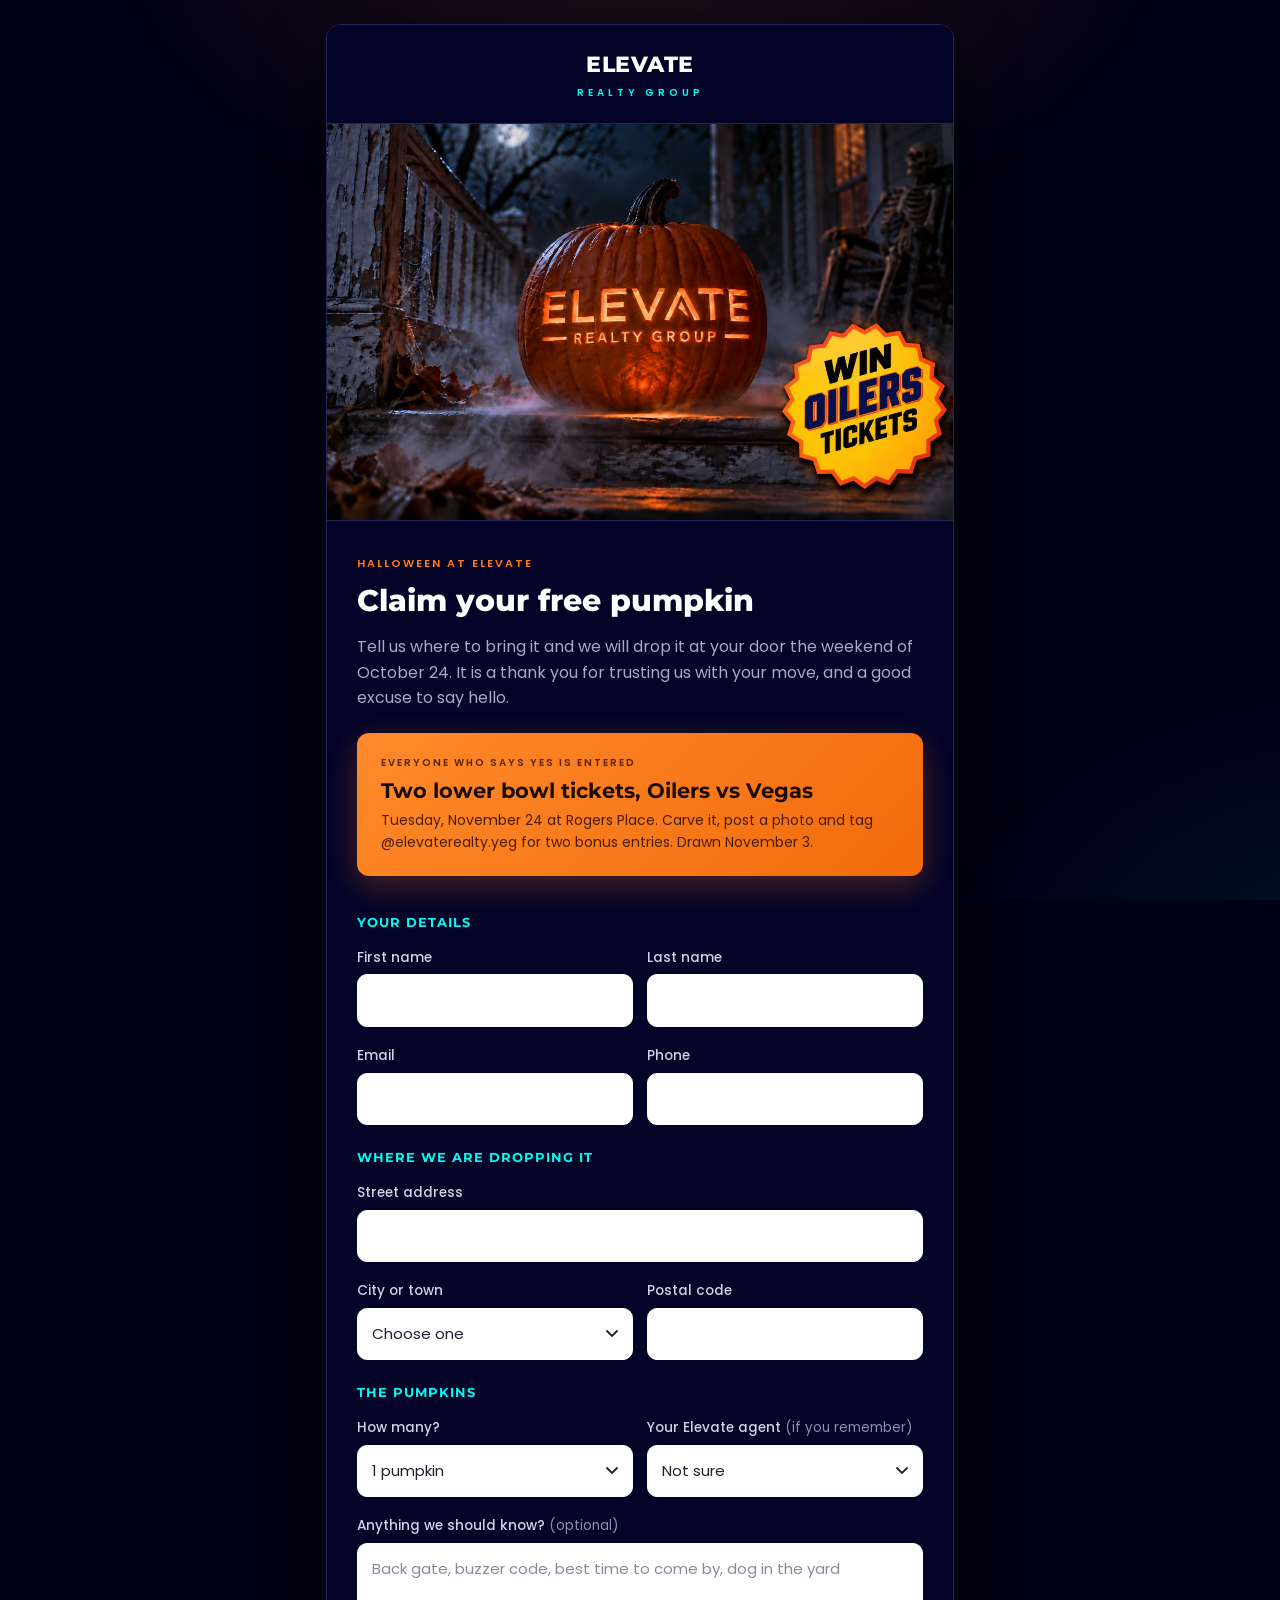
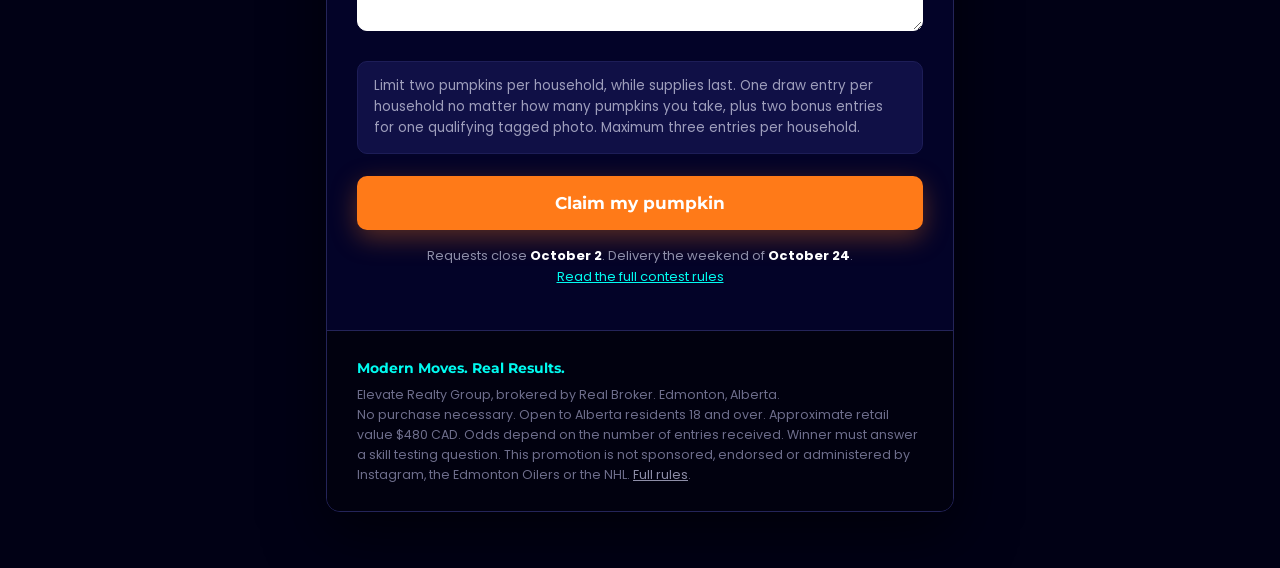
<file: index.html>
<!DOCTYPE html>
<html lang="en">
<head>
<meta charset="utf-8">
<meta name="viewport" content="width=device-width, initial-scale=1, viewport-fit=cover">
<meta name="color-scheme" content="dark">
<meta name="theme-color" content="#010115">
<title>Claim your pumpkin | Elevate Realty Group</title>
<meta name="description" content="A free carving pumpkin delivered to your door, plus a chance to win two lower bowl Oilers tickets.">
<link rel="preconnect" href="https://fonts.googleapis.com">
<link rel="preconnect" href="https://fonts.gstatic.com" crossorigin>
<link href="https://fonts.googleapis.com/css2?family=Montserrat:wght@600;700;800&family=Poppins:wght@400;500;600&display=swap" rel="stylesheet">
<style>
  /* ============================================================
     CONFIG: paste your Apps Script Web App URL below, then save.
     ============================================================ */
  :root{
    --navy:#030328; --navy-2:#0A0A38; --panel:#101046; --aqua:#00FBF0; --pump:#FF7A18;
    --ink:#E6E6F0; --mute:#8E8EA8; --line:#242459; --card:#0C0C3C; --bg:#010115;
    --radius:14px;
    box-sizing:border-box;
    padding-top:env(safe-area-inset-top,0px);
    padding-bottom:env(safe-area-inset-bottom,0px);
  }
  *,*::before,*::after{box-sizing:inherit}
  html{scroll-padding-top:env(safe-area-inset-top,0px)}
  body{
    margin:0; background:var(--bg); color:var(--ink);
    font-family:'Poppins','Helvetica Neue',Arial,sans-serif;
    font-size:16px; line-height:1.62; -webkit-font-smoothing:antialiased;
  }
  img{max-width:100%; display:block}
  h1,h2,h3{font-family:'Montserrat','Helvetica Neue',Arial,sans-serif; margin:0; color:var(--navy)}

  .shell{max-width:660px; margin:0 auto; padding:24px 16px 56px}
  .card{background:#fff; border-radius:var(--radius); overflow:hidden; box-shadow:0 2px 20px rgba(3,3,40,.07)}

  .topbar{background:var(--navy); padding:22px 28px; text-align:center}
  .wordmark{font-family:'Montserrat',Arial,sans-serif; font-weight:800; font-size:22px; letter-spacing:.5px; color:#fff}
  .wordmark small{display:block; font-family:'Poppins',Arial,sans-serif; font-weight:600; font-size:10px; letter-spacing:4px; color:var(--aqua); margin-top:2px}

  .hero{width:100%; height:auto}

  .body{padding:34px 30px 8px}
  .kicker{font-size:11px; font-weight:600; letter-spacing:2px; text-transform:uppercase; color:var(--pump); margin:0 0 10px}
  h1{font-size:30px; line-height:1.22; font-weight:800; margin-bottom:14px}
  .lede{color:#4A4A5C; margin:0 0 22px}

  .prize{background:var(--navy); border-radius:12px; padding:22px 24px; margin:0 0 28px}
  .prize .lbl{font-size:10px; font-weight:600; letter-spacing:2px; text-transform:uppercase; color:var(--aqua); margin:0 0 6px}
  .prize .big{font-family:'Montserrat',Arial,sans-serif; font-size:21px; font-weight:700; color:#fff; line-height:1.3; margin:0 0 6px}
  .prize p{margin:0; font-size:14px; color:#A9A9BE; line-height:1.55}

  form{padding:0 30px 8px}
  fieldset{border:0; margin:0 0 4px; padding:0}
  legend{font-family:'Montserrat',Arial,sans-serif; font-size:13px; font-weight:700; letter-spacing:1px; text-transform:uppercase; color:var(--navy); padding:0; margin:0 0 14px}
  .row{display:flex; gap:14px; flex-wrap:wrap}
  .row .field{flex:1 1 200px}
  .field{margin:0 0 18px}
  label{display:block; font-size:13.5px; font-weight:500; color:var(--navy); margin:0 0 6px}
  .opt{color:var(--mute); font-weight:400}
  input[type=text],input[type=email],input[type=tel],select,textarea{
    width:100%; padding:13px 14px; font:inherit; font-size:15px; color:var(--ink);
    background:#fff; border:1.5px solid var(--line); border-radius:10px; outline:none;
    transition:border-color .15s, box-shadow .15s;
  }
  textarea{min-height:88px; resize:vertical}
  select{
    appearance:none; -webkit-appearance:none; -moz-appearance:none;
    background-image:url("data:image/svg+xml;utf8,<svg xmlns='http://www.w3.org/2000/svg' width='12' height='8'><path d='M1 1l5 5 5-5' stroke='%231F1F2E' stroke-width='1.8' fill='none' stroke-linecap='round'/></svg>");
    background-repeat:no-repeat;
    background-position:right 14px center;
    background-size:12px 8px;
    padding-right:38px;
  }
  input:focus,select:focus,textarea:focus{border-color:var(--navy); box-shadow:0 0 0 3px rgba(3,3,40,.09)}
  input[aria-invalid=true],select[aria-invalid=true]{border-color:#C0392B}
  .err{display:none; color:#C0392B; font-size:12.5px; margin-top:5px}
  .err.show{display:block}

  .hp{position:absolute; left:-9999px; width:1px; height:1px; overflow:hidden}

  .note{background:var(--card); border-radius:10px; padding:14px 16px; font-size:13.5px; color:#4A4A5C; margin:0 0 22px; line-height:1.55}

  button{
    width:100%; padding:17px 22px; font-family:'Montserrat',Arial,sans-serif;
    font-size:17px; font-weight:700; color:#fff; background:var(--pump);
    border:0; border-radius:10px; cursor:pointer; transition:filter .15s, opacity .15s;
  }
  button:hover:not(:disabled){filter:brightness(1.07)}
  button:disabled{opacity:.6; cursor:default}

  .fine{text-align:center; font-size:13px; color:var(--mute); margin:16px 0 0; line-height:1.6}
  .fine a{color:var(--mute)}

  .foot{background:var(--navy); padding:26px 30px; margin-top:34px}
  .foot .tag{font-family:'Montserrat',Arial,sans-serif; font-size:14px; font-weight:700; color:var(--aqua); margin:0 0 6px}
  .foot p{margin:0; font-size:12.5px; color:#8E8EA4; line-height:1.6}
  .foot a{color:#8E8EA4}

  /* success state */
  .done{display:none; padding:46px 30px 40px; text-align:center}
  .done.show{display:block}
  .tick{width:66px; height:66px; border-radius:50%; background:var(--pump); margin:0 auto 22px; display:flex; align-items:center; justify-content:center}
  .tick svg{width:30px; height:30px}
  .done h2{font-size:25px; margin-bottom:12px}
  .done p{color:#4A4A5C; margin:0 auto 14px; max-width:420px}

  .fail{display:none; background:#FDECEA; border-radius:10px; padding:14px 16px; color:#922B21; font-size:14px; margin:0 0 18px}
  .fail.show{display:block}

  @media (max-width:520px){
    .body,form{padding-left:20px; padding-right:20px}
    h1{font-size:25px}
    .shell{padding:12px 10px 40px}
  }

  /* ===================== DARK THEME OVERRIDES ===================== */
  body{background:var(--bg); color:var(--ink)}
  body::before{
    content:""; position:fixed; inset:0; pointer-events:none; z-index:0;
    background:
      radial-gradient(900px 520px at 50% -8%, rgba(255,122,24,.13), transparent 62%),
      radial-gradient(700px 500px at 105% 108%, rgba(0,251,240,.07), transparent 60%);
  }
  .shell{position:relative; z-index:1}
  .card{background:var(--navy); box-shadow:0 20px 60px rgba(0,0,0,.6); border:1px solid var(--line)}
  h1,h2,h3{color:#fff}

  .topbar{border-bottom:1px solid var(--line)}
  .hero{border-bottom:1px solid var(--line)}
  .lede{color:#A9A9C4}

  /* ---- prize card: orange, for contrast against the dark page ---- */
  .prize{
    background:linear-gradient(135deg,#FF8A2B 0%,#F26B0C 100%);
    border:0; box-shadow:0 10px 34px rgba(255,122,24,.28);
  }
  .prize .lbl{color:#5C2500}
  .prize .big{color:#1A0A00}
  .prize p{color:#4A1D00}

  legend{color:var(--aqua)}
  label{color:#D2D2E4}
  .opt{color:var(--mute)}

  /* ---- form fields: white, so they read cleanly and the chevron behaves ---- */
  input[type=text],input[type=email],input[type=tel],select,textarea{
    background-color:#FFFFFF;
    border:1.5px solid #FFFFFF;
    color:#1F1F2E;
  }
  input::placeholder,textarea::placeholder{color:#8A8A9C}
  select option{background:#FFFFFF; color:#1F1F2E}
  input:focus,select:focus,textarea:focus{
    border-color:var(--aqua);
    box-shadow:0 0 0 3px rgba(0,251,240,.30);
  }
  input[aria-invalid=true],select[aria-invalid=true]{border-color:#E74C3C}
  .err{color:#FF8B7C}
  input:-webkit-autofill,textarea:-webkit-autofill,select:-webkit-autofill{
    -webkit-text-fill-color:#1F1F2E;
    -webkit-box-shadow:0 0 0 1000px #FFFFFF inset;
    caret-color:#1F1F2E;
  }

  .note{background:var(--panel); color:#9E9EBC; border:1px solid #1D1D57}

  button{box-shadow:0 8px 26px rgba(255,122,24,.34)}
  button:hover:not(:disabled){filter:brightness(1.1)}

  .fine{color:var(--mute)}
  .fine a{color:var(--aqua)}
  .fine strong{color:#fff}

  .foot{background:#01010F; border-top:1px solid var(--line)}
  .foot p{color:#6E6E8C}
  .foot a{color:#8E8EA8}

  .done p{color:#A9A9C4}
  .tick{box-shadow:0 0 42px rgba(255,122,24,.5)}
  .done strong{color:var(--aqua)}

  .fail{background:#2A0F12; color:#FFA99E; border:1px solid #5A2229}
</style>
</head>
<body>

<div class="shell">
  <div class="card">

    <div class="topbar">
      <!-- Swap this for your hosted logo: <img src="…/elevate-logo-white.png" alt="Elevate Realty Group" style="width:170px;margin:0 auto"> -->
      <div class="wordmark">ELEVATE<small>REALTY GROUP</small></div>
    </div>

    <!-- Hero: upload hero-pumpkin-drive.jpg to your host and point at it -->
    <img class="hero" src="hero-pumpkin-drive.jpg" alt="A pumpkin carved with the Elevate Realty Group logo glowing on a foggy porch">

    <!-- ============ FORM VIEW ============ -->
    <div id="view-form">
      <div class="body">
        <p class="kicker">Halloween at Elevate</p>
        <h1>Claim your free pumpkin</h1>
        <p class="lede">Tell us where to bring it and we will drop it at your door the weekend of October 24. It is a thank you for trusting us with your move, and a good excuse to say hello.</p>

        <div class="prize">
          <p class="lbl">Everyone who says yes is entered</p>
          <p class="big">Two lower bowl tickets, Oilers vs Vegas</p>
          <p>Tuesday, November 24 at Rogers Place. Carve it, post a photo and tag @elevaterealty.yeg for two bonus entries. Drawn November 3.</p>
        </div>
      </div>

      <form id="rsvp" novalidate>
        <div class="fail" id="fail">Something went wrong sending that. Please try again, or email us at info@elevaterealtygroup.ca.</div>

        <fieldset>
          <legend>Your details</legend>
          <div class="row">
            <div class="field">
              <label for="firstName">First name</label>
              <input type="text" id="firstName" name="firstName" autocomplete="given-name" required>
              <p class="err" id="e-firstName">Please enter your first name.</p>
            </div>
            <div class="field">
              <label for="lastName">Last name</label>
              <input type="text" id="lastName" name="lastName" autocomplete="family-name" required>
              <p class="err" id="e-lastName">Please enter your last name.</p>
            </div>
          </div>
          <div class="row">
            <div class="field">
              <label for="email">Email</label>
              <input type="email" id="email" name="email" autocomplete="email" required>
              <p class="err" id="e-email">Please enter a valid email address.</p>
            </div>
            <div class="field">
              <label for="phone">Phone</label>
              <input type="tel" id="phone" name="phone" autocomplete="tel" required>
              <p class="err" id="e-phone">Please enter a phone number.</p>
            </div>
          </div>
        </fieldset>

        <fieldset>
          <legend>Where we are dropping it</legend>
          <div class="field">
            <label for="address">Street address</label>
            <input type="text" id="address" name="address" autocomplete="street-address" required>
            <p class="err" id="e-address">Please enter your street address.</p>
          </div>
          <div class="row">
            <div class="field">
              <label for="city">City or town</label>
              <select id="city" name="city" required>
                <option value="">Choose one</option>
                <option>Edmonton</option>
                <option>St. Albert</option>
                <option>Sherwood Park</option>
                <option>Fort Saskatchewan</option>
                <option>Spruce Grove</option>
                <option>Stony Plain</option>
                <option>Devon</option>
                <option>Leduc</option>
                <option>Beaumont</option>
                <option>Morinville</option>
                <option>Somewhere else</option>
              </select>
              <p class="err" id="e-city">Please choose your city.</p>
            </div>
            <div class="field">
              <label for="postal">Postal code</label>
              <input type="text" id="postal" name="postal" autocomplete="postal-code" required>
              <p class="err" id="e-postal">Please enter your postal code.</p>
            </div>
          </div>
        </fieldset>

        <fieldset>
          <legend>The pumpkins</legend>
          <div class="row">
            <div class="field">
              <label for="quantity">How many?</label>
              <select id="quantity" name="quantity" required>
                <option value="1">1 pumpkin</option>
                <option value="2">2 pumpkins</option>
              </select>
            </div>
            <div class="field">
              <label for="agent">Your Elevate agent <span class="opt">(if you remember)</span></label>
              <select id="agent" name="agent">
                <option value="">Not sure</option>
                <option>Brent Anderson</option>
                <option>Brianna Wagner</option>
                <option>Crystal Quan</option>
                <option>Dale Dela Cruz</option>
                <option>Damara Carnegie</option>
                <option>Dina Zejnilovic</option>
                <option>Gage Philippon</option>
                <option>Jasman Bains</option>
                <option>Jesse Richards</option>
                <option>Kailey Brown</option>
                <option>Katherine Kwan</option>
                <option>Kenneth Ozurumba</option>
                <option>Kristen Cathcart</option>
                <option>Leah Oliveira</option>
                <option>Marlise Alves</option>
                <option>Paul Paiva</option>
                <option>Raine Zetazate</option>
                <option>Robert Hasek</option>
                <option>Sebastian Cruz</option>
                <option>Tal Gimpel</option>
                <option>Taylor Mahl</option>
                <option>Trudi Hendry</option>
              </select>
            </div>
          </div>
          <div class="field">
            <label for="notes">Anything we should know? <span class="opt">(optional)</span></label>
            <textarea id="notes" name="notes" placeholder="Back gate, buzzer code, best time to come by, dog in the yard"></textarea>
          </div>
        </fieldset>

        <!-- spam trap, leave empty -->
        <div class="hp" aria-hidden="true">
          <label for="company">Company</label>
          <input type="text" id="company" name="company" tabindex="-1" autocomplete="off">
        </div>

        <p class="note">Limit two pumpkins per household, while supplies last. One draw entry per household no matter how many pumpkins you take, plus two bonus entries for one qualifying tagged photo. Maximum three entries per household.</p>

        <button type="submit" id="submit">Claim my pumpkin</button>

        <p class="fine">
          Requests close <strong>October 2</strong>. Delivery the weekend of <strong>October 24</strong>.<br>
          <a href="pumpkin-rules.html" target="_blank" rel="noopener">Read the full contest rules</a>
        </p>
      </form>
    </div>

    <!-- ============ SUCCESS VIEW ============ -->
    <div class="done" id="view-done">
      <div class="tick">
        <svg viewBox="0 0 24 24" fill="none" stroke="#fff" stroke-width="3" stroke-linecap="round" stroke-linejoin="round"><path d="M20 6L9 17l-5-5"/></svg>
      </div>
      <h2>You are on the list</h2>
      <p>We will bring your pumpkin the weekend of October 24. Somebody from the Elevate team will text you the morning it is coming.</p>
      <p>You are in the draw for the Oilers tickets. Want two more entries? Carve it, post a photo, and tag <strong>@elevaterealty.yeg</strong> between October 29 and November 2.</p>
    </div>

    <div class="foot">
      <p class="tag">Modern Moves. Real Results.</p>
      <p>
        Elevate Realty Group, brokered by Real Broker. Edmonton, Alberta.<br>
        No purchase necessary. Open to Alberta residents 18 and over. Approximate retail value $480 CAD. Odds depend on the number of entries received. Winner must answer a skill testing question. This promotion is not sponsored, endorsed or administered by Instagram, the Edmonton Oilers or the NHL.
        <a href="pumpkin-rules.html" target="_blank" rel="noopener">Full rules</a>.
      </p>
    </div>

  </div>
</div>

<script>
/* ============================================================
   1. Paste your Apps Script Web App URL here.
   ============================================================ */
const ENDPOINT = "https://script.google.com/macros/s/AKfycbyy3WqwH493sswPOC4x4NCSev9-TIMKLQYDfxTDgF0burNX8QJfWqGbtXby7bi-3LOa/exec";

const form   = document.getElementById("rsvp");
const btn    = document.getElementById("submit");
const fail   = document.getElementById("fail");
const vForm  = document.getElementById("view-form");
const vDone  = document.getElementById("view-done");

const required = ["firstName","lastName","email","phone","address","city","postal"];

function showError(id, on){
  const el = document.getElementById(id);
  const er = document.getElementById("e-" + id);
  if (el) el.setAttribute("aria-invalid", on ? "true" : "false");
  if (er) er.classList.toggle("show", on);
}

function validate(){
  let ok = true, firstBad = null;
  required.forEach(function(id){
    const el = document.getElementById(id);
    let bad = !el.value.trim();
    if (id === "email" && !bad) bad = !/^[^\s@]+@[^\s@]+\.[^\s@]{2,}$/.test(el.value.trim());
    if (id === "phone" && !bad) bad = el.value.replace(/\D/g, "").length < 10;
    showError(id, bad);
    if (bad && !firstBad) firstBad = el;
    if (bad) ok = false;
  });
  if (firstBad) firstBad.focus();
  return ok;
}

required.forEach(function(id){
  const el = document.getElementById(id);
  el.addEventListener("input", function(){ showError(id, false); });
  el.addEventListener("change", function(){ showError(id, false); });
});

form.addEventListener("submit", async function(ev){
  ev.preventDefault();
  fail.classList.remove("show");
  if (document.getElementById("company").value) return;  // bot
  if (!validate()) return;

  btn.disabled = true;
  btn.textContent = "Sending…";

  const payload = {
    submittedAt: new Date().toISOString(),
    firstName: firstName.value.trim(),
    lastName:  lastName.value.trim(),
    email:     email.value.trim(),
    phone:     phone.value.trim(),
    address:   address.value.trim(),
    city:      city.value,
    postal:    postal.value.trim().toUpperCase(),
    quantity:  quantity.value,
    agent:     agent.value,
    notes:     notes.value.trim()
  };

  try{
    const res = await fetch(ENDPOINT, {
      method: "POST",
      // text/plain keeps this a simple request so the browser skips the CORS preflight
      headers: { "Content-Type": "text/plain;charset=utf-8" },
      body: JSON.stringify(payload)
    });
    const data = await res.json();
    if (data.result !== "success") throw new Error(data.message || "rejected");
    vForm.style.display = "none";
    vDone.classList.add("show");
    window.scrollTo({ top: 0, behavior: "smooth" });
  } catch(err){
    console.error(err);
    fail.classList.add("show");
    btn.disabled = false;
    btn.textContent = "Claim my pumpkin";
    fail.scrollIntoView({ behavior: "smooth", block: "center" });
  }
});
</script>
</body>
</html>
</file>
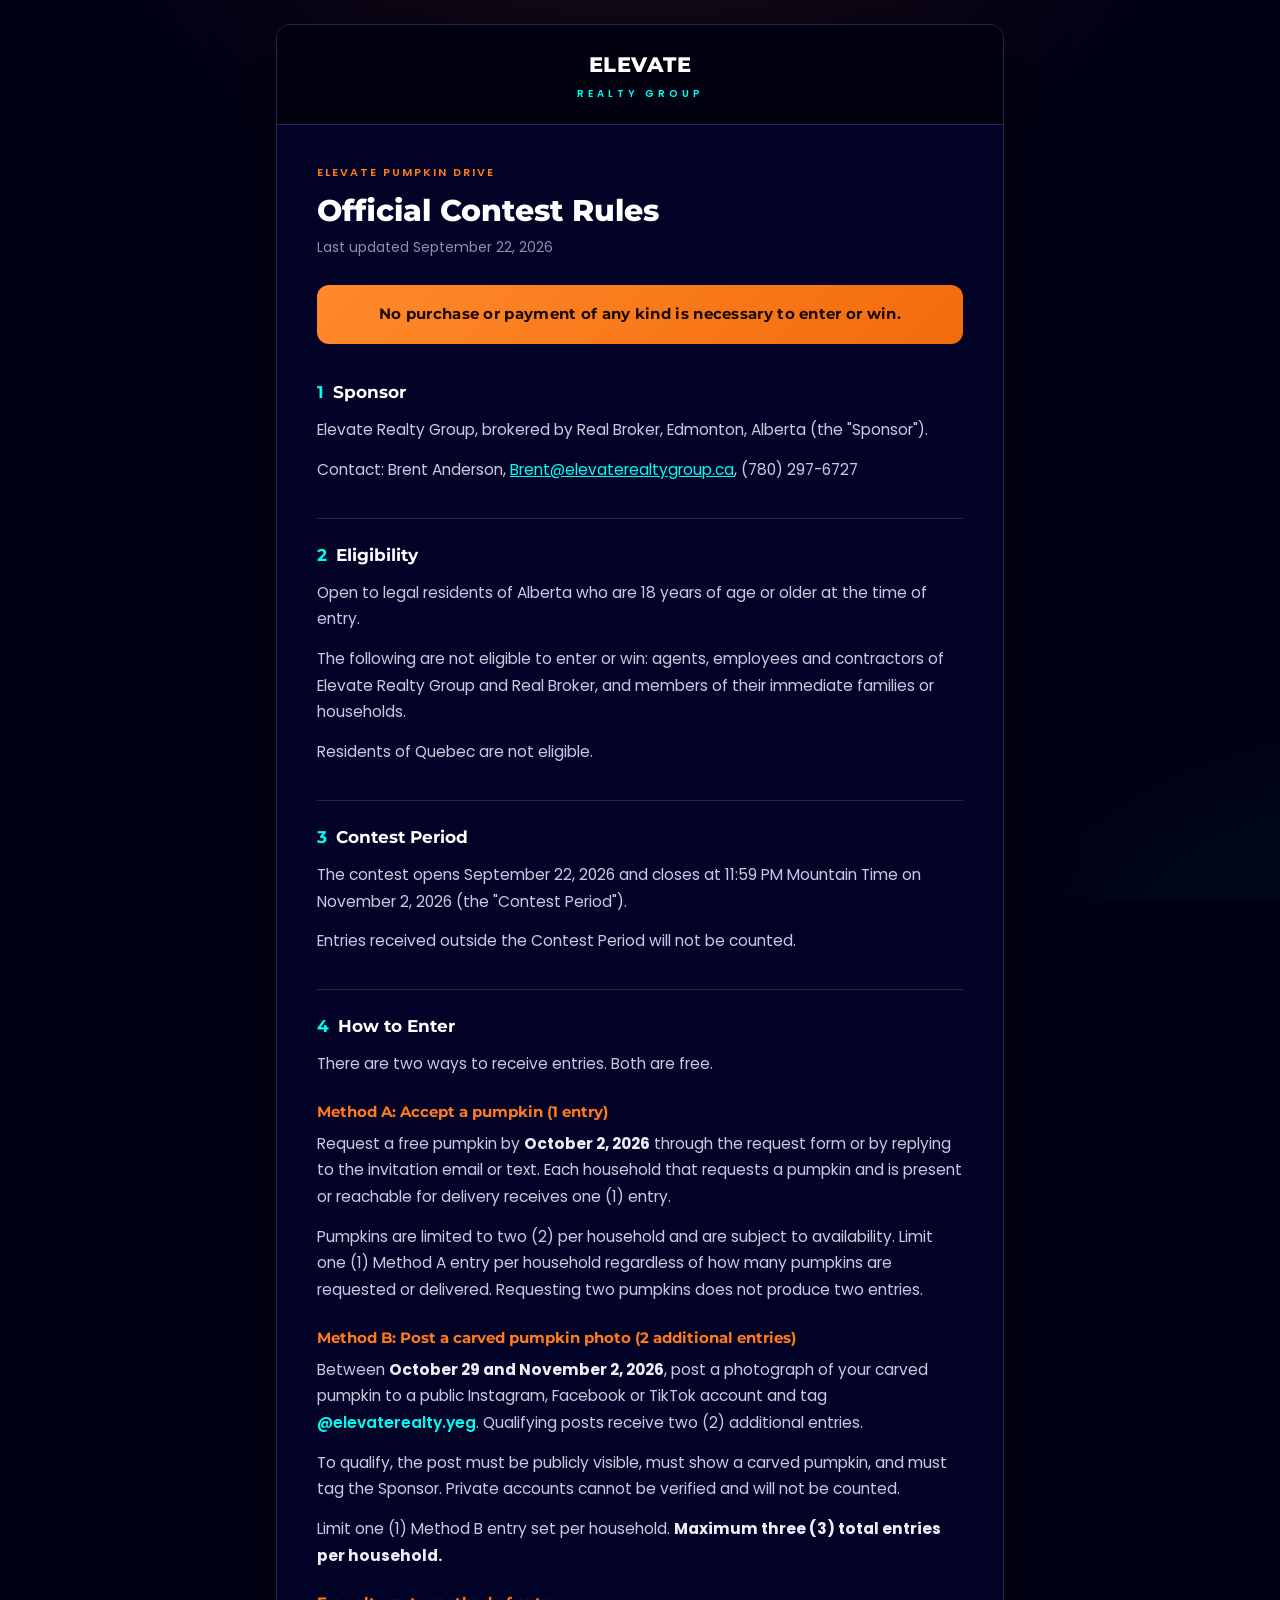
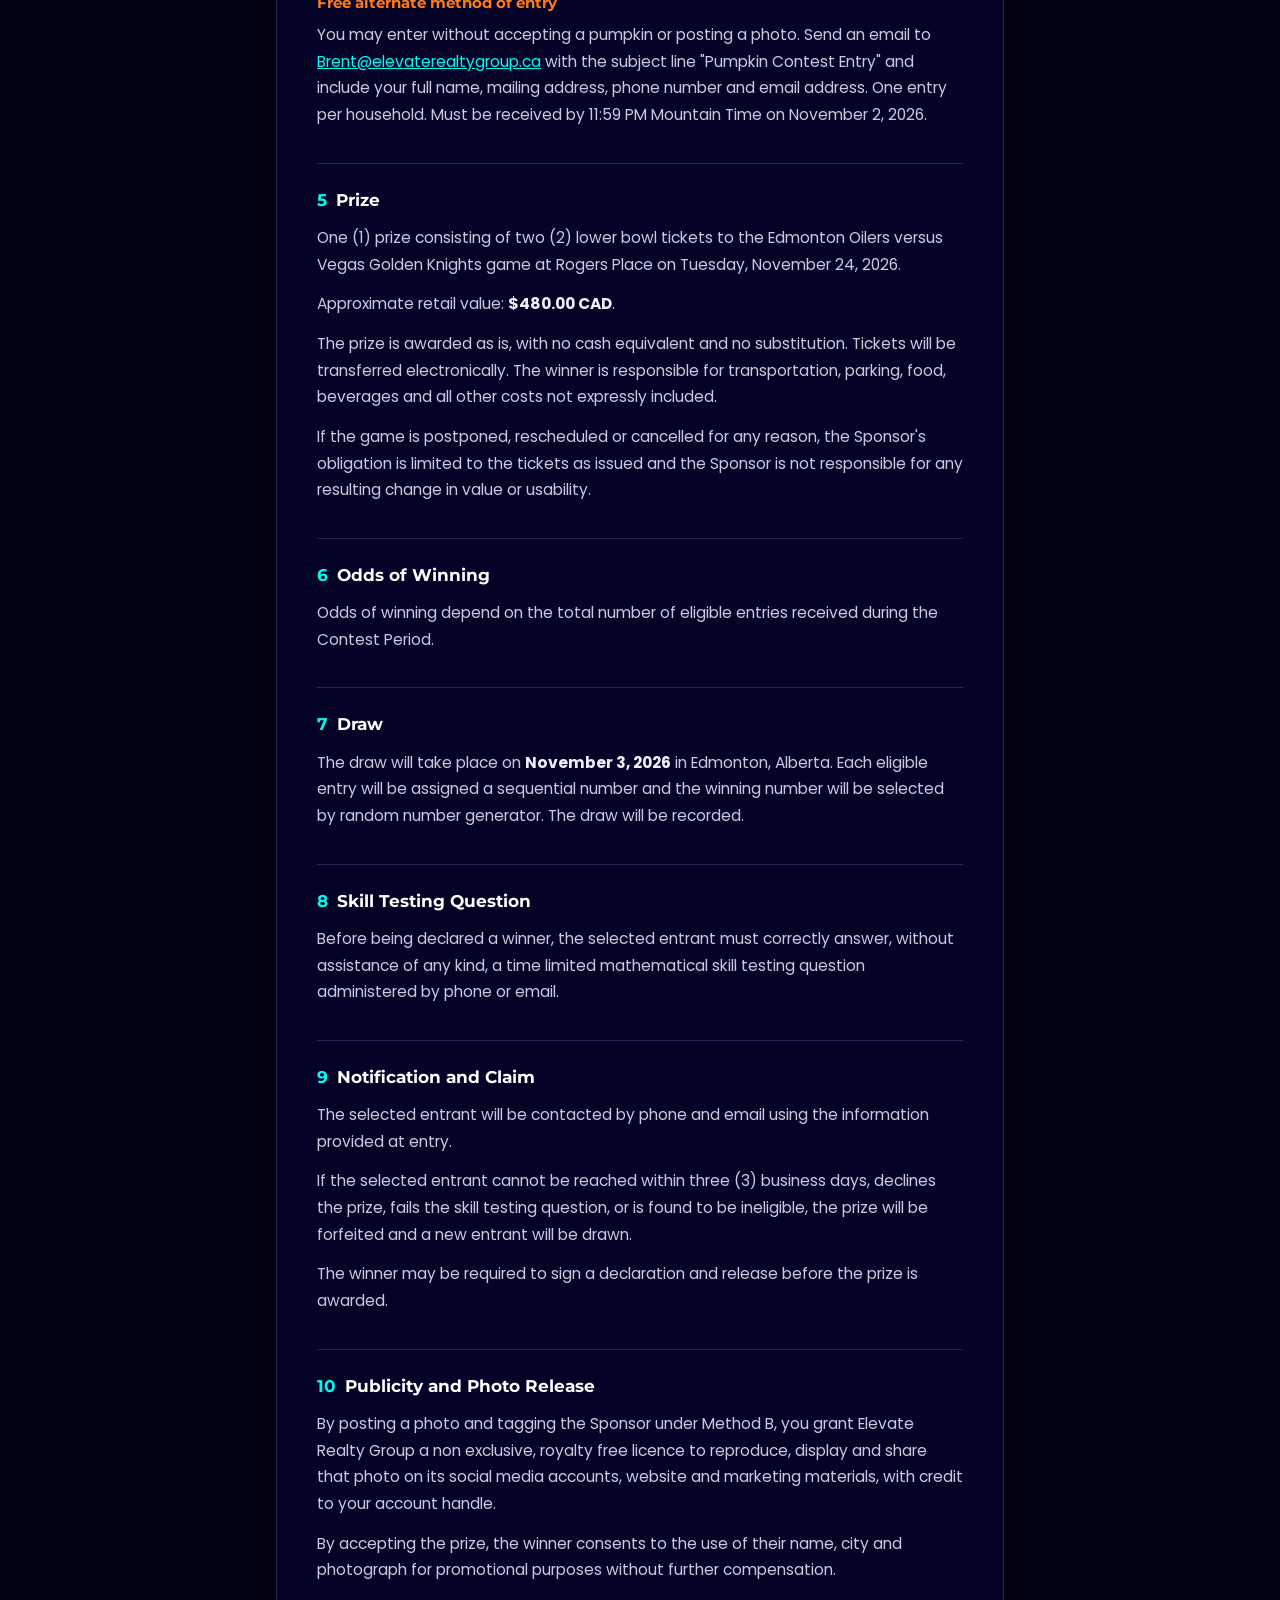
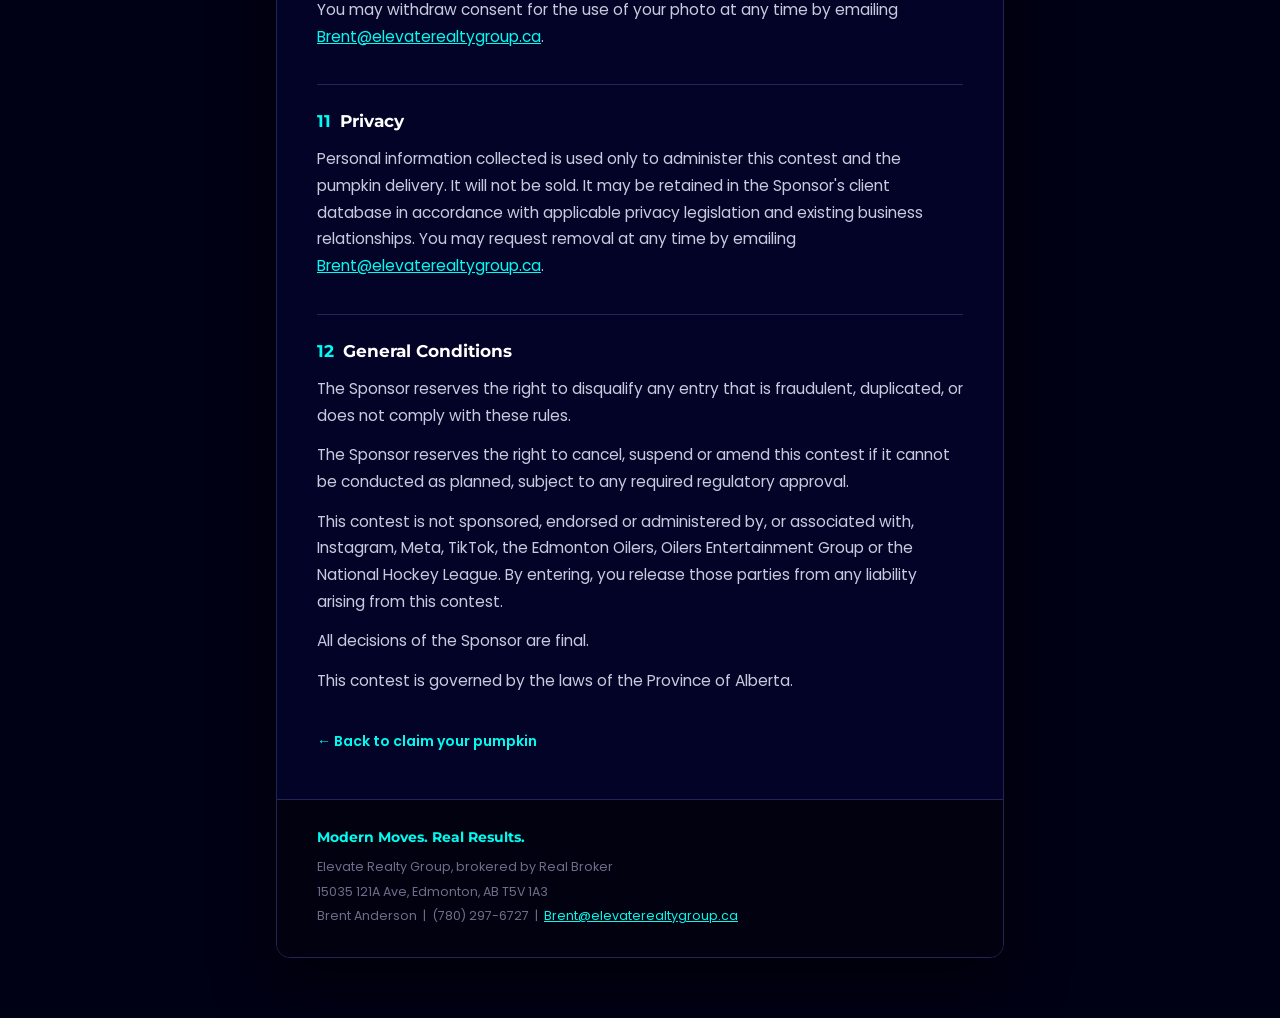
<file: pumpkin-rules.html>
<!DOCTYPE html>
<html lang="en">
<head>
<meta charset="utf-8">
<meta name="viewport" content="width=device-width, initial-scale=1, viewport-fit=cover">
<meta name="color-scheme" content="dark">
<meta name="theme-color" content="#010115">
<meta name="robots" content="noindex">
<title>Contest Rules | Elevate Pumpkin Drive</title>
<meta name="description" content="Official rules for the Elevate Realty Group Pumpkin Drive contest.">
<link rel="preconnect" href="https://fonts.googleapis.com">
<link rel="preconnect" href="https://fonts.gstatic.com" crossorigin>
<link href="https://fonts.googleapis.com/css2?family=Montserrat:wght@600;700;800&family=Poppins:wght@400;500;600&display=swap" rel="stylesheet">
<style>
  :root{
    --navy:#030328; --panel:#101046; --aqua:#00FBF0; --pump:#FF7A18;
    --ink:#C9C9DE; --mute:#8E8EA8; --line:#242459; --bg:#010115;
    box-sizing:border-box;
    padding-top:env(safe-area-inset-top,0px);
    padding-bottom:env(safe-area-inset-bottom,0px);
  }
  *,*::before,*::after{box-sizing:inherit}
  html{scroll-padding-top:calc(env(safe-area-inset-top,0px) + 20px)}
  body{
    margin:0; background:var(--bg); color:var(--ink);
    font-family:'Poppins','Helvetica Neue',Arial,sans-serif;
    font-size:15.5px; line-height:1.72; -webkit-font-smoothing:antialiased;
  }
  body::before{
    content:""; position:fixed; inset:0; pointer-events:none; z-index:0;
    background:
      radial-gradient(900px 500px at 50% -10%, rgba(255,122,24,.10), transparent 62%),
      radial-gradient(700px 480px at 108% 110%, rgba(0,251,240,.06), transparent 60%);
  }
  .shell{position:relative; z-index:1; max-width:760px; margin:0 auto; padding:24px 16px 60px}
  .card{background:var(--navy); border:1px solid var(--line); border-radius:14px; overflow:hidden; box-shadow:0 20px 60px rgba(0,0,0,.6)}

  .topbar{background:#01010F; padding:22px 28px; text-align:center; border-bottom:1px solid var(--line)}
  .wordmark{font-family:'Montserrat',Arial,sans-serif; font-weight:800; font-size:21px; letter-spacing:.5px; color:#fff}
  .wordmark small{display:block; font-family:'Poppins',Arial,sans-serif; font-weight:600; font-size:10px; letter-spacing:4px; color:var(--aqua); margin-top:2px}

  .body{padding:38px 40px 44px}
  .kicker{font-size:11px; font-weight:600; letter-spacing:2px; text-transform:uppercase; color:var(--pump); margin:0 0 10px}
  h1{font-family:'Montserrat',Arial,sans-serif; font-size:30px; line-height:1.24; font-weight:800; color:#fff; margin:0 0 6px}
  .sub{font-size:14px; color:var(--mute); margin:0 0 26px}

  .banner{
    background:linear-gradient(135deg,#FF8A2B 0%,#F26B0C 100%);
    border-radius:12px; padding:18px 22px; margin:0 0 34px;
    font-family:'Montserrat',Arial,sans-serif; font-weight:700; font-size:15px;
    line-height:1.5; color:#1A0A00; text-align:center; letter-spacing:.3px;
  }

  h2{
    font-family:'Montserrat',Arial,sans-serif; font-size:17px; font-weight:700; color:#fff;
    margin:34px 0 10px; padding-top:22px; border-top:1px solid var(--line);
  }
  h2:first-of-type{border-top:0; padding-top:0; margin-top:0}
  h2 .n{color:var(--aqua); margin-right:9px}
  h3{
    font-family:'Montserrat',Arial,sans-serif; font-size:14.5px; font-weight:700;
    color:var(--pump); margin:22px 0 6px;
  }
  p{margin:0 0 13px}
  strong{color:#EDEDF7}
  a{color:var(--aqua)}
  .tag{color:var(--aqua); font-weight:600}

  .foot{background:#01010F; border-top:1px solid var(--line); padding:26px 40px}
  .foot .slogan{font-family:'Montserrat',Arial,sans-serif; font-size:14px; font-weight:700; color:var(--aqua); margin:0 0 8px}
  .foot p{font-size:12.5px; color:#6E6E8C; margin:0 0 4px; line-height:1.65}

  .back{display:inline-block; margin-top:22px; font-size:14px; font-weight:600; color:var(--aqua); text-decoration:none}
  .back:hover{text-decoration:underline}

  @media (max-width:560px){
    .body{padding:28px 22px 32px}
    .foot{padding:22px}
    h1{font-size:25px}
    .shell{padding:12px 10px 40px}
  }
</style>
</head>
<body>
<div class="shell">
  <div class="card">

    <div class="topbar">
      <div class="wordmark">ELEVATE<small>REALTY GROUP</small></div>
    </div>

    <div class="body">
      <p class="kicker">Elevate Pumpkin Drive</p>
      <h1>Official Contest Rules</h1>
      <p class="sub">Last updated September 22, 2026</p>

      <div class="banner">No purchase or payment of any kind is necessary to enter or win.</div>

      <h2><span class="n">1</span>Sponsor</h2>
      <p>Elevate Realty Group, brokered by Real Broker, Edmonton, Alberta (the "Sponsor").</p>
      <p>Contact: Brent Anderson, <a href="mailto:Brent@elevaterealtygroup.ca">Brent@elevaterealtygroup.ca</a>, (780) 297-6727</p>

      <h2><span class="n">2</span>Eligibility</h2>
      <p>Open to legal residents of Alberta who are 18 years of age or older at the time of entry.</p>
      <p>The following are not eligible to enter or win: agents, employees and contractors of Elevate Realty Group and Real Broker, and members of their immediate families or households.</p>
      <p>Residents of Quebec are not eligible.</p>

      <h2><span class="n">3</span>Contest Period</h2>
      <p>The contest opens September 22, 2026 and closes at 11:59 PM Mountain Time on November 2, 2026 (the "Contest Period").</p>
      <p>Entries received outside the Contest Period will not be counted.</p>

      <h2><span class="n">4</span>How to Enter</h2>
      <p>There are two ways to receive entries. Both are free.</p>

      <h3>Method A: Accept a pumpkin (1 entry)</h3>
      <p>Request a free pumpkin by <strong>October 2, 2026</strong> through the request form or by replying to the invitation email or text. Each household that requests a pumpkin and is present or reachable for delivery receives one (1) entry.</p>
      <p>Pumpkins are limited to two (2) per household and are subject to availability. Limit one (1) Method A entry per household regardless of how many pumpkins are requested or delivered. Requesting two pumpkins does not produce two entries.</p>

      <h3>Method B: Post a carved pumpkin photo (2 additional entries)</h3>
      <p>Between <strong>October 29 and November 2, 2026</strong>, post a photograph of your carved pumpkin to a public Instagram, Facebook or TikTok account and tag <span class="tag">@elevaterealty.yeg</span>. Qualifying posts receive two (2) additional entries.</p>
      <p>To qualify, the post must be publicly visible, must show a carved pumpkin, and must tag the Sponsor. Private accounts cannot be verified and will not be counted.</p>
      <p>Limit one (1) Method B entry set per household. <strong>Maximum three (3) total entries per household.</strong></p>

      <h3>Free alternate method of entry</h3>
      <p>You may enter without accepting a pumpkin or posting a photo. Send an email to <a href="mailto:Brent@elevaterealtygroup.ca?subject=Pumpkin%20Contest%20Entry">Brent@elevaterealtygroup.ca</a> with the subject line "Pumpkin Contest Entry" and include your full name, mailing address, phone number and email address. One entry per household. Must be received by 11:59 PM Mountain Time on November 2, 2026.</p>

      <h2><span class="n">5</span>Prize</h2>
      <p>One (1) prize consisting of two (2) lower bowl tickets to the Edmonton Oilers versus Vegas Golden Knights game at Rogers Place on Tuesday, November 24, 2026.</p>
      <p>Approximate retail value: <strong>$480.00 CAD</strong>.</p>
      <p>The prize is awarded as is, with no cash equivalent and no substitution. Tickets will be transferred electronically. The winner is responsible for transportation, parking, food, beverages and all other costs not expressly included.</p>
      <p>If the game is postponed, rescheduled or cancelled for any reason, the Sponsor's obligation is limited to the tickets as issued and the Sponsor is not responsible for any resulting change in value or usability.</p>

      <h2><span class="n">6</span>Odds of Winning</h2>
      <p>Odds of winning depend on the total number of eligible entries received during the Contest Period.</p>

      <h2><span class="n">7</span>Draw</h2>
      <p>The draw will take place on <strong>November 3, 2026</strong> in Edmonton, Alberta. Each eligible entry will be assigned a sequential number and the winning number will be selected by random number generator. The draw will be recorded.</p>

      <h2><span class="n">8</span>Skill Testing Question</h2>
      <p>Before being declared a winner, the selected entrant must correctly answer, without assistance of any kind, a time limited mathematical skill testing question administered by phone or email.</p>

      <h2><span class="n">9</span>Notification and Claim</h2>
      <p>The selected entrant will be contacted by phone and email using the information provided at entry.</p>
      <p>If the selected entrant cannot be reached within three (3) business days, declines the prize, fails the skill testing question, or is found to be ineligible, the prize will be forfeited and a new entrant will be drawn.</p>
      <p>The winner may be required to sign a declaration and release before the prize is awarded.</p>

      <h2><span class="n">10</span>Publicity and Photo Release</h2>
      <p>By posting a photo and tagging the Sponsor under Method B, you grant Elevate Realty Group a non exclusive, royalty free licence to reproduce, display and share that photo on its social media accounts, website and marketing materials, with credit to your account handle.</p>
      <p>By accepting the prize, the winner consents to the use of their name, city and photograph for promotional purposes without further compensation.</p>
      <p>You may withdraw consent for the use of your photo at any time by emailing <a href="mailto:Brent@elevaterealtygroup.ca">Brent@elevaterealtygroup.ca</a>.</p>

      <h2><span class="n">11</span>Privacy</h2>
      <p>Personal information collected is used only to administer this contest and the pumpkin delivery. It will not be sold. It may be retained in the Sponsor's client database in accordance with applicable privacy legislation and existing business relationships. You may request removal at any time by emailing <a href="mailto:Brent@elevaterealtygroup.ca">Brent@elevaterealtygroup.ca</a>.</p>

      <h2><span class="n">12</span>General Conditions</h2>
      <p>The Sponsor reserves the right to disqualify any entry that is fraudulent, duplicated, or does not comply with these rules.</p>
      <p>The Sponsor reserves the right to cancel, suspend or amend this contest if it cannot be conducted as planned, subject to any required regulatory approval.</p>
      <p>This contest is not sponsored, endorsed or administered by, or associated with, Instagram, Meta, TikTok, the Edmonton Oilers, Oilers Entertainment Group or the National Hockey League. By entering, you release those parties from any liability arising from this contest.</p>
      <p>All decisions of the Sponsor are final.</p>
      <p>This contest is governed by the laws of the Province of Alberta.</p>

      <a class="back" href="./">&larr; Back to claim your pumpkin</a>
    </div>

    <div class="foot">
      <p class="slogan">Modern Moves. Real Results.</p>
      <p>Elevate Realty Group, brokered by Real Broker</p>
      <p>15035 121A Ave, Edmonton, AB T5V 1A3</p>
      <p>Brent Anderson &nbsp;|&nbsp; (780) 297-6727 &nbsp;|&nbsp; <a href="mailto:Brent@elevaterealtygroup.ca">Brent@elevaterealtygroup.ca</a></p>
    </div>

  </div>
</div>
</body>
</html>
</file>
